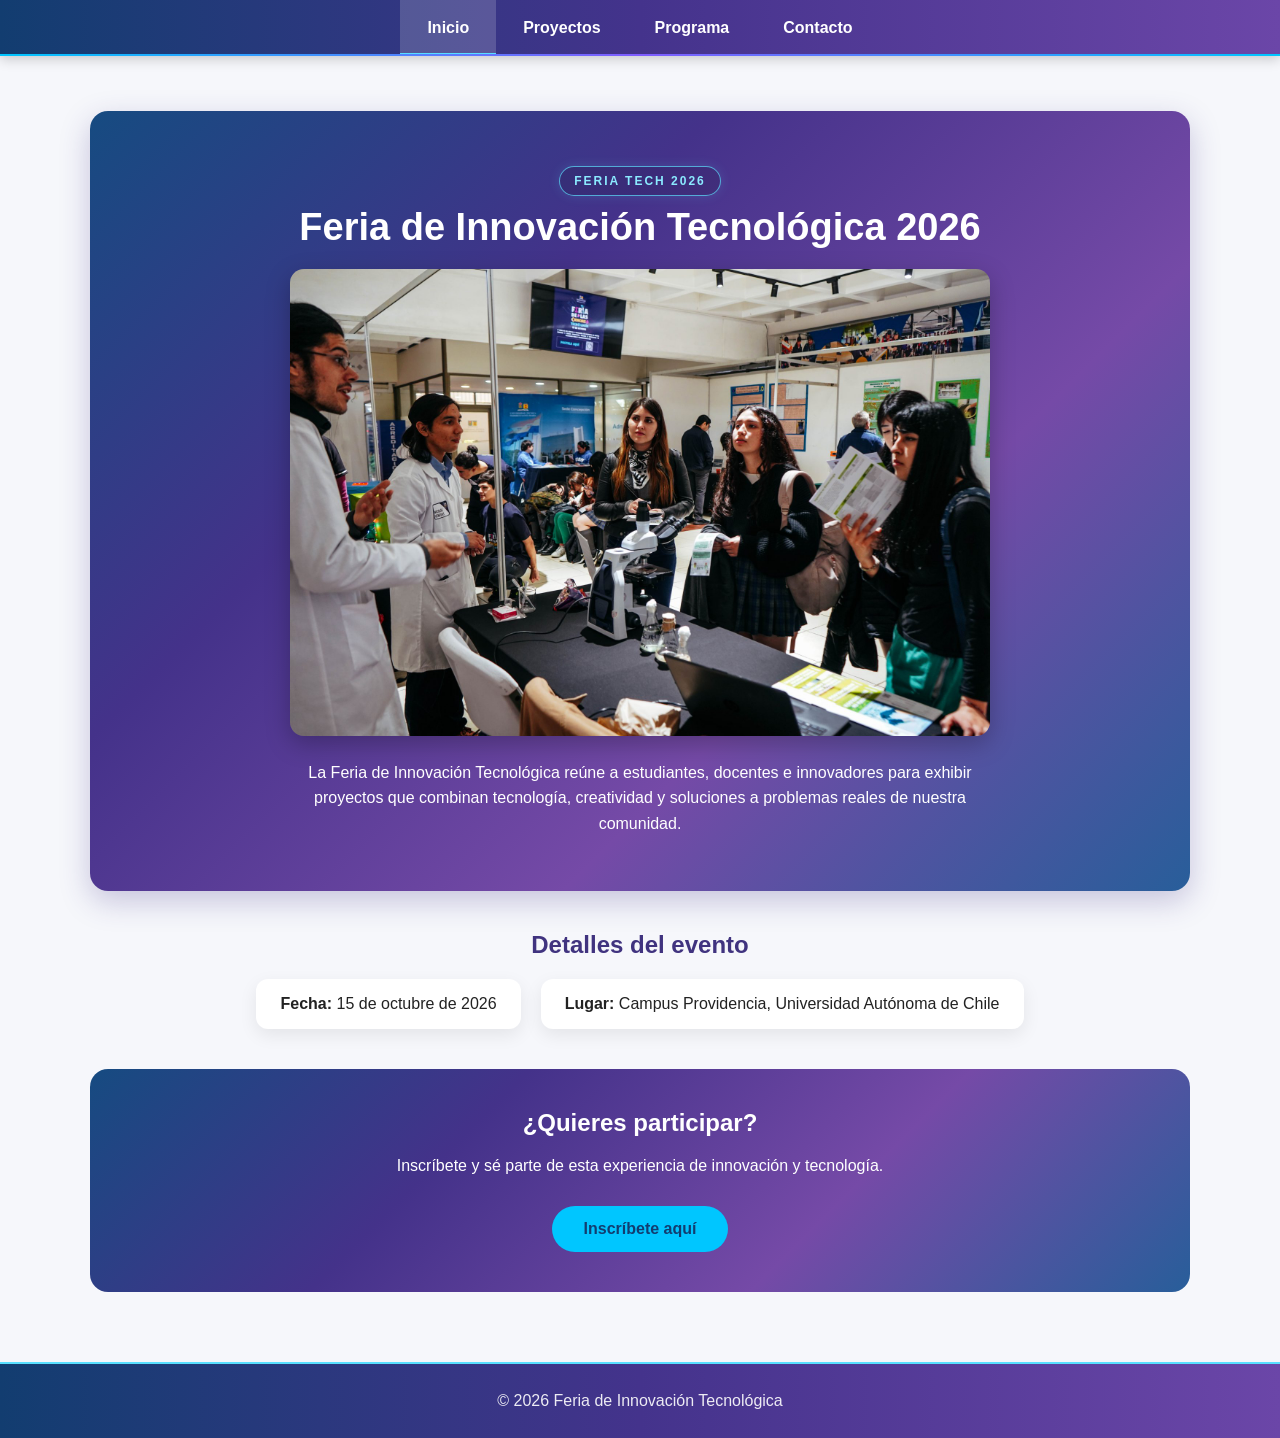
<file: index.html>
<!DOCTYPE html>
<html lang="es">

<head>
  <meta charset="UTF-8">
  <meta name="viewport" content="width=device-width, initial-scale=1.0">

  <title>Feria de Innovación Tecnológica - Inicio</title>

  <link rel="stylesheet" href="css/styles.css">

  <style>

    .pagina-inicio {
      margin: 0;
      font-family: Arial, Helvetica, sans-serif;
      color: #222222;
      background-color: #f6f7fb;
    }

    #hero {
      position: relative;
      overflow: hidden;

      padding: 55px 30px;
      margin: 55px auto 40px;

      max-width: 1100px;

      text-align: center;
      color: white;

      border-radius: 18px;

      background:
        linear-gradient(
          135deg,
          #164b81,
          #44328a,
          #754aa7,
          #285e9a
        );

      box-shadow:
        0 10px 30px rgba(55, 45, 130, 0.25);
    }

    .pagina-inicio .etiqueta-tech {
      display: inline-block;

      margin-bottom: 10px;
      padding: 7px 14px;

      border:
        1px solid rgba(94, 225, 255, 0.7);

      border-radius: 20px;

      color: #8beaff;

      font-size: 12px;
      font-weight: bold;
      letter-spacing: 2px;

      background-color:
        rgba(0, 0, 0, 0.12);

      box-shadow:
        0 0 12px rgba(92, 225, 255, 0.15);
    }

    #hero h1 {
      margin: 0 0 20px;

      font-size: 38px;
    }

    #hero img {
      max-width: 700px;
      width: 100%;

      border-radius: 14px;

      margin-bottom: 20px;

      box-shadow:
        0 8px 24px rgba(0, 0, 0, 0.25);
    }

    #hero .proposito {
      max-width: 700px;

      margin: 0 auto;

      font-size: 16px;
      line-height: 1.6;
    }

    #detalles {
      max-width: 1100px;

      margin: 0 auto 40px;
      padding: 0 20px;
    }

    #detalles h2 {
      color: #40337f;

      text-align: center;

      margin-bottom: 20px;
    }

    #detalles ul {
      list-style: none;

      margin: 0;
      padding: 0;

      display: flex;
      justify-content: center;

      gap: 20px;

      flex-wrap: wrap;
    }

    #detalles li {
      background-color: white;

      padding: 16px 24px;

      border-radius: 12px;

      box-shadow:
        0 6px 18px rgba(0, 0, 0, 0.08);
    }

    #participacion {
      max-width: 1100px;

      margin: 0 auto 55px;

      padding: 40px 20px;

      text-align: center;

      background:
        linear-gradient(
          135deg,
          #164b81,
          #44328a,
          #754aa7,
          #285e9a
        );

      border-radius: 18px;

      color: white;
    }

    #participacion h2 {
      margin-top: 0;
    }

    .btn-cta {
      display: inline-block;

      margin-top: 15px;

      padding: 14px 32px;

      background-color: #00c6ff;

      color: #123d70;

      font-weight: bold;

      text-decoration: none;

      border-radius: 25px;

      transition:
        transform 0.2s,
        box-shadow 0.2s;
    }

    .btn-cta:hover {
      transform:
        translateY(-3px);

      box-shadow:
        0 8px 18px rgba(0, 0, 0, 0.25);
    }

  </style>

</head>

<body class="pagina-inicio">

  <header>

    <nav>

      <ul>

        <li>
          <a href="index.html">Inicio</a>
        </li>

        <li>
          <a href="pagina1.html">Proyectos</a>
        </li>

        <li>
          <a href="pagina2.html">Programa</a>
        </li>

        <li>
          <a href="pagina3.html">Contacto</a>
        </li>

      </ul>

    </nav>

  </header>


  <main>

    <section id="hero">

      <span class="etiqueta-tech">
        FERIA TECH 2026
      </span>

      <h1>
        Feria de Innovación Tecnológica 2026
      </h1>

      <img
        src="img/Feriatecnologica.jpg"
        alt="Estudiantes presentando proyectos tecnológicos en la feria">

      <p class="proposito">

        La Feria de Innovación Tecnológica reúne a estudiantes, docentes e innovadores
        para exhibir proyectos que combinan tecnología, creatividad y soluciones a
        problemas reales de nuestra comunidad.

      </p>

    </section>


    <section id="detalles">

      <h2>
        Detalles del evento
      </h2>

      <ul>

        <li>
          <strong>Fecha:</strong>
          15 de octubre de 2026
        </li>

        <li>
          <strong>Lugar:</strong>
          Campus Providencia, Universidad Autónoma de Chile
        </li>

      </ul>

    </section>


    <section id="participacion">

      <h2>
        ¿Quieres participar?
      </h2>

      <p>
        Inscríbete y sé parte de esta experiencia de innovación y tecnología.
      </p>

      <a
        href="pagina3.html"
        class="btn-cta">
        Inscríbete aquí
      </a>

    </section>

  </main>


  <footer>

    <p>
      &copy; 2026 Feria de Innovación Tecnológica
    </p>

  </footer>

</body>

</html>
</file>
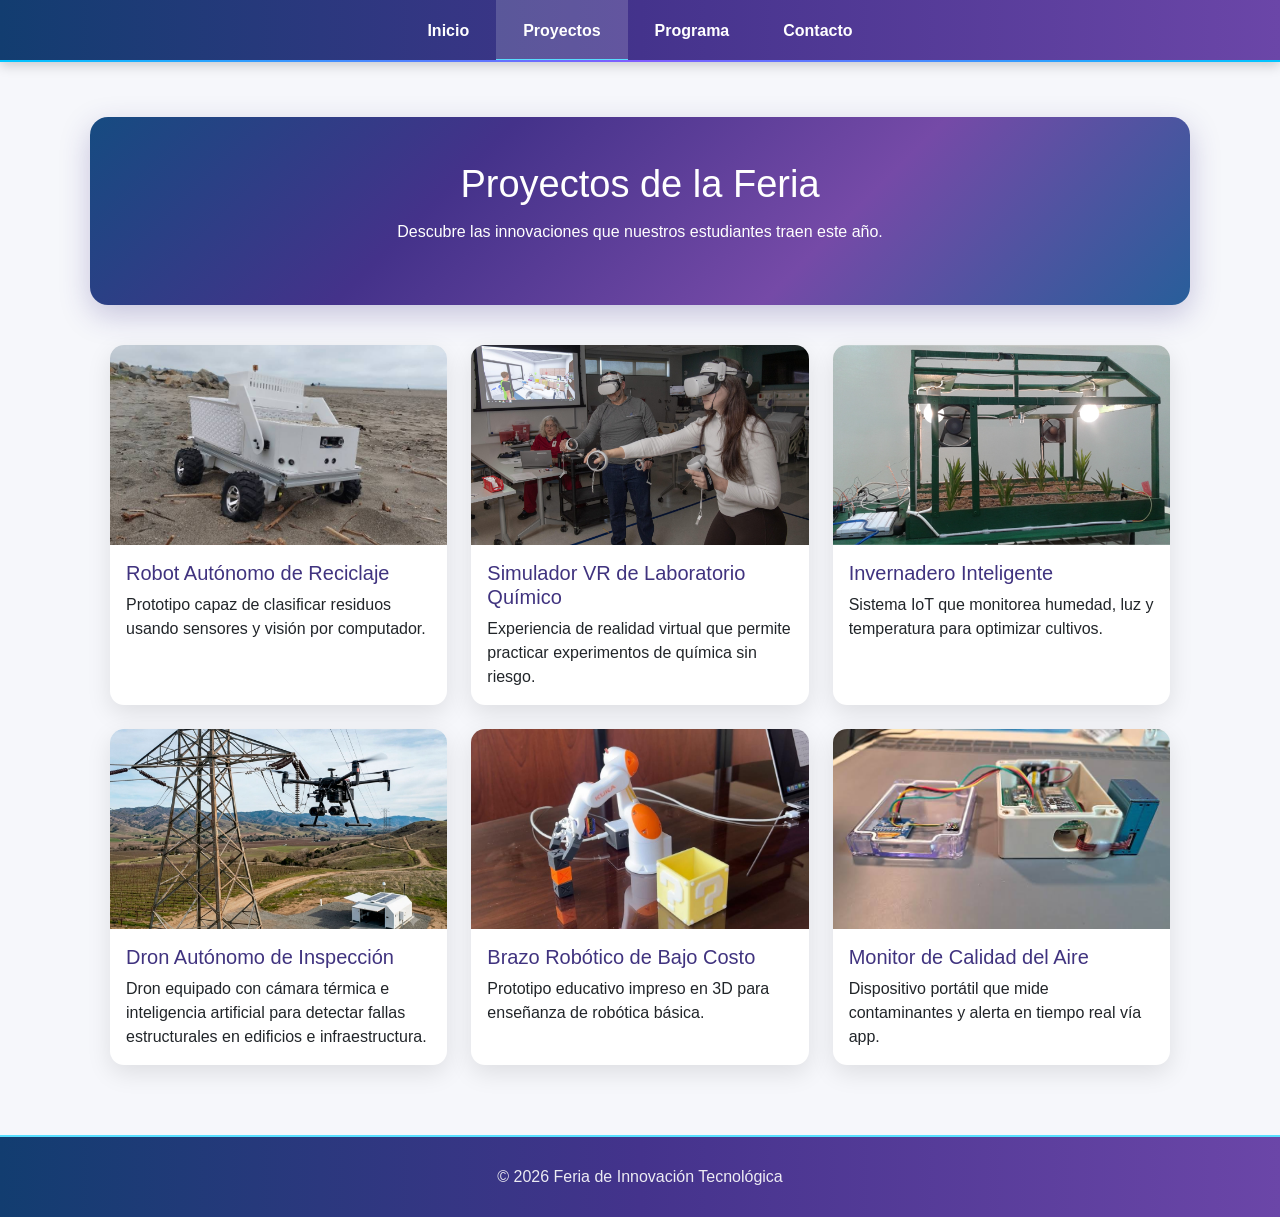
<file: pagina1.html>
<!DOCTYPE html>
<html lang="es">

<head>

  <meta charset="UTF-8">

  <meta
    name="viewport"
    content="width=device-width, initial-scale=1.0">

  <title>
    Feria de Innovación Tecnológica - Proyectos
  </title>

  <link
    rel="stylesheet"
    href="https://cdn.jsdelivr.net/npm/bootstrap@5.3.3/dist/css/bootstrap.min.css">

  <link
    rel="stylesheet"
    href="css/styles.css">


  <style>

    .pagina-proyectos {
      margin: 0;

      font-family:
        Arial,
        Helvetica,
        sans-serif;

      color: #222222;

      background-color: #f6f7fb;
    }

    .encabezado-proyectos {
      position: relative;

      overflow: hidden;

      padding: 45px 30px;

      margin:
        55px
        auto
        40px;

      max-width: 1100px;

      text-align: center;

      color: white;

      border-radius: 18px;

      background:
        linear-gradient(
          135deg,
          #164b81,
          #44328a,
          #754aa7,
          #285e9a
        );

      box-shadow:
        0 10px 30px rgba(55, 45, 130, 0.25);
    }

    .encabezado-proyectos h1 {
      margin:
        0
        0
        12px;

      font-size: 38px;
    }

    .contenedor-proyectos {
      max-width: 1100px;

      margin:
        0
        auto
        55px;

      padding:
        0
        20px;
    }

    .pagina-proyectos .card {
      border: none;

      border-radius: 14px;

      overflow: hidden;

      box-shadow:
        0 8px 24px rgba(0, 0, 0, 0.10);

      transition:
        transform 0.25s,
        box-shadow 0.25s;
    }

    .pagina-proyectos .card:hover {
      transform:
        translateY(-4px);

      box-shadow:
        0 12px 28px rgba(0, 0, 0, 0.15);
    }

    .pagina-proyectos .card img {
      height: 200px;

      object-fit: cover;
    }

    .pagina-proyectos .card-title {
      color: #40337f;
    }

  </style>

</head>


<body class="pagina-proyectos">


  <header>

    <nav>

      <ul>

        <li>
          <a href="index.html">Inicio</a>
        </li>

        <li>
          <a href="pagina1.html">Proyectos</a>
        </li>

        <li>
          <a href="pagina2.html">Programa</a>
        </li>

        <li>
          <a href="pagina3.html">Contacto</a>
        </li>

      </ul>

    </nav>

  </header>


  <section class="encabezado-proyectos">

    <h1>
      Proyectos de la Feria
    </h1>

    <p>
      Descubre las innovaciones que nuestros estudiantes traen este año.
    </p>

  </section>


  <main class="contenedor-proyectos">

    <div class="row g-4">


      <div class="col-md-4">

        <div class="card h-100">

          <img
            src="img/RobotAutónomodeReciclaje.jpg"
            class="card-img-top"
            alt="Robot autónomo de reciclaje">

          <div class="card-body">

            <h5 class="card-title">
              Robot Autónomo de Reciclaje
            </h5>

            <p class="card-text">
              Prototipo capaz de clasificar residuos usando sensores y visión por computador.
            </p>

          </div>

        </div>

      </div>


      <div class="col-md-4">

        <div class="card h-100">

          <img
            src="img/laboratorioVR.jpg"
            class="card-img-top"
            alt="Simulador de laboratorio en realidad virtual">

          <div class="card-body">

            <h5 class="card-title">
              Simulador VR de Laboratorio Químico
            </h5>

            <p class="card-text">
              Experiencia de realidad virtual que permite practicar experimentos de química sin riesgo.
            </p>

          </div>

        </div>

      </div>


      <div class="col-md-4">

        <div class="card h-100">

          <img
            src="img/InvernaderoAutomatizado.png"
            class="card-img-top"
            alt="Invernadero automatizado">

          <div class="card-body">

            <h5 class="card-title">
              Invernadero Inteligente
            </h5>

            <p class="card-text">
              Sistema IoT que monitorea humedad, luz y temperatura para optimizar cultivos.
            </p>

          </div>

        </div>

      </div>


      <div class="col-md-4">

        <div class="card h-100">

          <img
            src="img/DronAutónomodeInspección.jpg"
            class="card-img-top"
            alt="Dron autónomo de inspección">

          <div class="card-body">

            <h5 class="card-title">
              Dron Autónomo de Inspección
            </h5>

            <p class="card-text">
              Dron equipado con cámara térmica e inteligencia artificial para detectar
              fallas estructurales en edificios e infraestructura.
            </p>

          </div>

        </div>

      </div>


      <div class="col-md-4">

        <div class="card h-100">

          <img
            src="img/BrazoRobóticodeBajoCosto.jpg"
            class="card-img-top"
            alt="Brazo robótico de bajo costo">

          <div class="card-body">

            <h5 class="card-title">
              Brazo Robótico de Bajo Costo
            </h5>

            <p class="card-text">
              Prototipo educativo impreso en 3D para enseñanza de robótica básica.
            </p>

          </div>

        </div>

      </div>


      <div class="col-md-4">

        <div class="card h-100">

          <img
            src="img/MonitordeCalidaddelAire.jpg"
            class="card-img-top"
            alt="Monitor de calidad del aire">

          <div class="card-body">

            <h5 class="card-title">
              Monitor de Calidad del Aire
            </h5>

            <p class="card-text">
              Dispositivo portátil que mide contaminantes y alerta en tiempo real vía app.
            </p>

          </div>

        </div>

      </div>


    </div>

  </main>


  <footer>

    <p>
      &copy; 2026 Feria de Innovación Tecnológica
    </p>

  </footer>


</body>

</html>
</file>
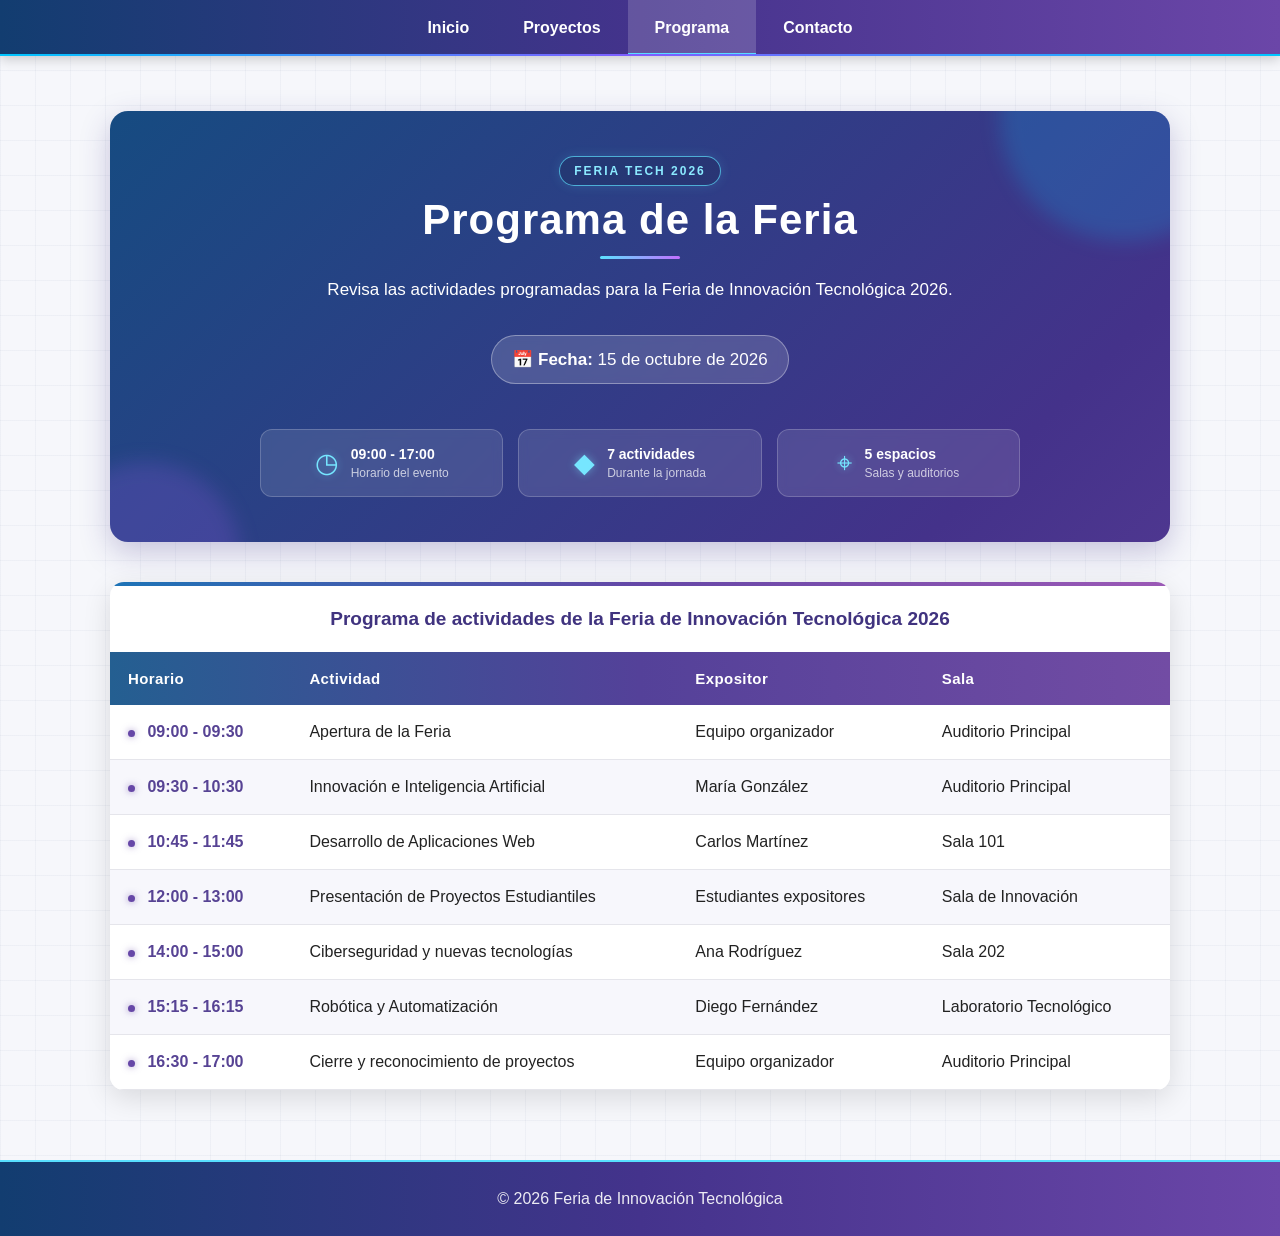
<file: pagina2.html>
<!DOCTYPE html>
<html lang="es">

<head>

  <meta charset="UTF-8">

  <meta
    name="viewport"
    content="width=device-width, initial-scale=1.0">

  <title>
    Feria de Innovación Tecnológica - Programa
  </title>

  <link
    rel="stylesheet"
    href="css/styles.css">

</head>


<body class="pagina-programa">


  <header>

    <nav>

      <ul>

        <li>
          <a href="index.html">Inicio</a>
        </li>

        <li>
          <a href="pagina1.html">Proyectos</a>
        </li>

        <li>
          <a href="pagina2.html">Programa</a>
        </li>

        <li>
          <a href="pagina3.html">Contacto</a>
        </li>

      </ul>

    </nav>

  </header>


  <main>

    <section class="programa">


      <div class="encabezado-programa">

        <span class="etiqueta-tech">
          FERIA TECH 2026
        </span>


        <h1>
          Programa de la Feria
        </h1>


        <p>
          Revisa las actividades programadas para la Feria de Innovación
          Tecnológica 2026.
        </p>


        <p class="fecha-programa">

          📅

          <strong>
            Fecha:
          </strong>

          15 de octubre de 2026

        </p>


        <div class="resumen-programa">


          <div class="dato-programa">

            <span class="dato-icono">
              ◷
            </span>

            <div>

              <strong>
                09:00 - 17:00
              </strong>

              <small>
                Horario del evento
              </small>

            </div>

          </div>


          <div class="dato-programa">

            <span class="dato-icono">
              ◆
            </span>

            <div>

              <strong>
                7 actividades
              </strong>

              <small>
                Durante la jornada
              </small>

            </div>

          </div>


          <div class="dato-programa">

            <span class="dato-icono">
              ⌖
            </span>

            <div>

              <strong>
                5 espacios
              </strong>

              <small>
                Salas y auditorios
              </small>

            </div>

          </div>


        </div>

      </div>


      <div class="tabla-programa">

        <table>


          <caption>
            Programa de actividades de la Feria de Innovación Tecnológica 2026
          </caption>


          <thead>

            <tr>

              <th>
                Horario
              </th>

              <th>
                Actividad
              </th>

              <th>
                Expositor
              </th>

              <th>
                Sala
              </th>

            </tr>

          </thead>


          <tbody>


            <tr>

              <td>
                09:00 - 09:30
              </td>

              <td>
                Apertura de la Feria
              </td>

              <td>
                Equipo organizador
              </td>

              <td>
                Auditorio Principal
              </td>

            </tr>


            <tr>

              <td>
                09:30 - 10:30
              </td>

              <td>
                Innovación e Inteligencia Artificial
              </td>

              <td>
                María González
              </td>

              <td>
                Auditorio Principal
              </td>

            </tr>


            <tr>

              <td>
                10:45 - 11:45
              </td>

              <td>
                Desarrollo de Aplicaciones Web
              </td>

              <td>
                Carlos Martínez
              </td>

              <td>
                Sala 101
              </td>

            </tr>


            <tr>

              <td>
                12:00 - 13:00
              </td>

              <td>
                Presentación de Proyectos Estudiantiles
              </td>

              <td>
                Estudiantes expositores
              </td>

              <td>
                Sala de Innovación
              </td>

            </tr>


            <tr>

              <td>
                14:00 - 15:00
              </td>

              <td>
                Ciberseguridad y nuevas tecnologías
              </td>

              <td>
                Ana Rodríguez
              </td>

              <td>
                Sala 202
              </td>

            </tr>


            <tr>

              <td>
                15:15 - 16:15
              </td>

              <td>
                Robótica y Automatización
              </td>

              <td>
                Diego Fernández
              </td>

              <td>
                Laboratorio Tecnológico
              </td>

            </tr>


            <tr>

              <td>
                16:30 - 17:00
              </td>

              <td>
                Cierre y reconocimiento de proyectos
              </td>

              <td>
                Equipo organizador
              </td>

              <td>
                Auditorio Principal
              </td>

            </tr>


          </tbody>

        </table>

      </div>


    </section>

  </main>


  <footer>

    <p>
      &copy; 2026 Feria de Innovación Tecnológica
    </p>

  </footer>


</body>

</html>
</file>
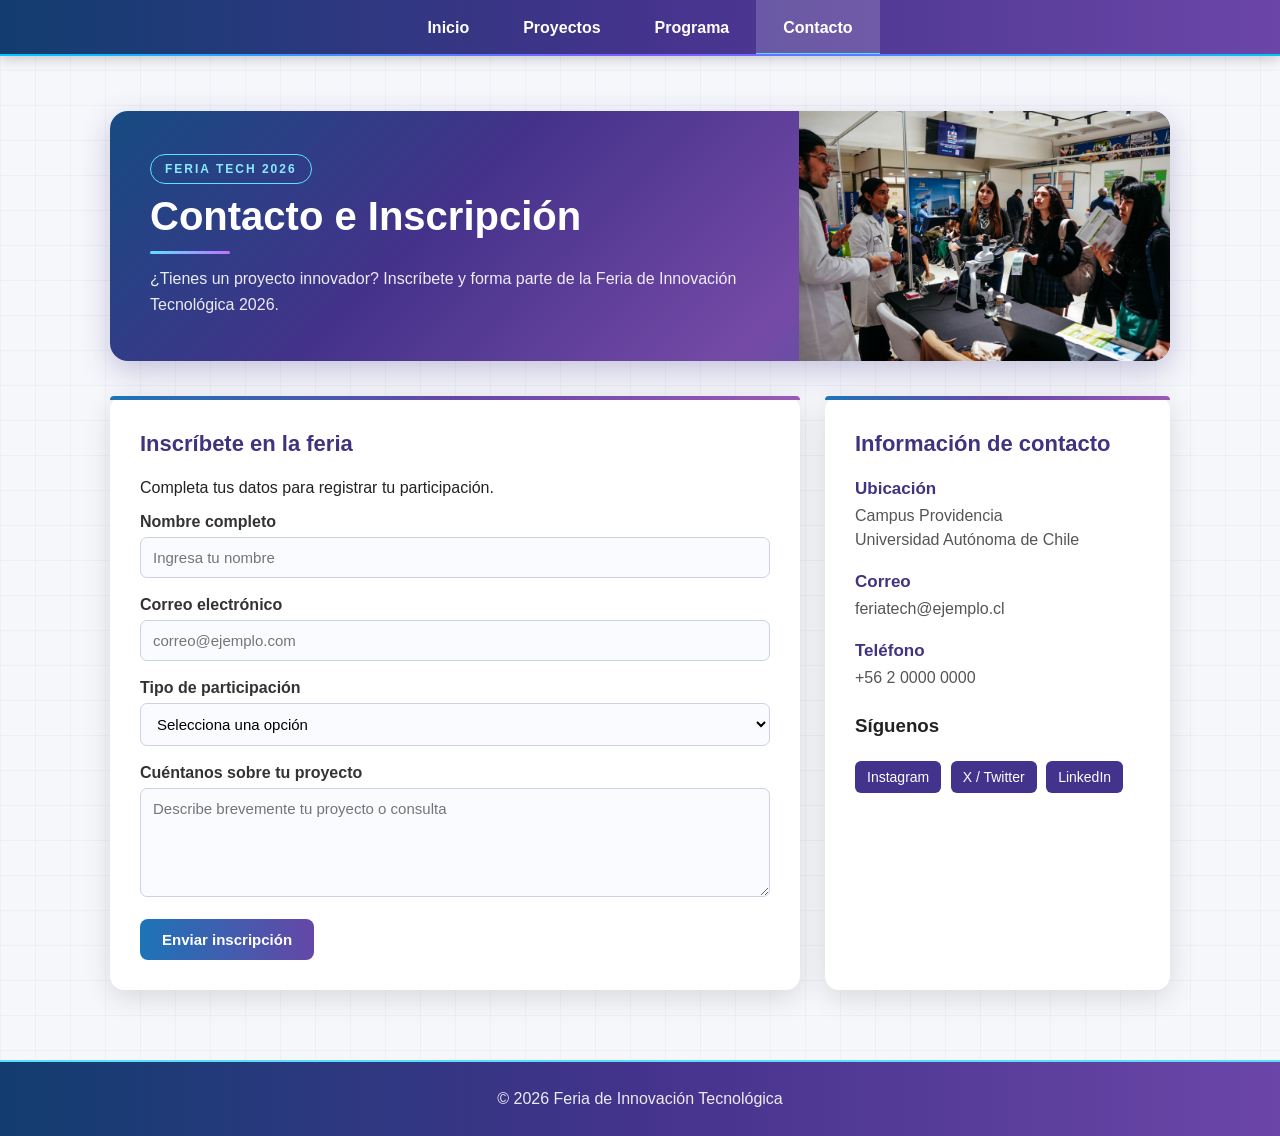
<file: pagina3.html>
<!DOCTYPE html>
<html lang="es">

<head>

  <meta charset="UTF-8">

  <meta
    name="viewport"
    content="width=device-width, initial-scale=1.0">

  <title>
    Feria de Innovación Tecnológica - Contacto
  </title>

  <link
    rel="stylesheet"
    href="css/styles.css">

</head>


<body class="pagina-contacto">


  <header>

    <nav>

      <ul>

        <li>
          <a href="index.html">Inicio</a>
        </li>

        <li>
          <a href="pagina1.html">Proyectos</a>
        </li>

        <li>
          <a href="pagina2.html">Programa</a>
        </li>

        <li>
          <a href="pagina3.html">Contacto</a>
        </li>

      </ul>

    </nav>

  </header>


  <main>


    <section class="hero-contacto">


      <div class="hero-contacto-texto">

        <span class="etiqueta-tech">
          FERIA TECH 2026
        </span>


        <h1>
          Contacto e Inscripción
        </h1>


        <p>

          ¿Tienes un proyecto innovador?

          Inscríbete y forma parte de la Feria de Innovación
          Tecnológica 2026.

        </p>

      </div>


      <div class="hero-contacto-imagen">

        <img
          src="img/Feriatecnologica.jpg"
          alt="Estudiantes participando en la Feria de Innovación Tecnológica">

      </div>


    </section>


    <section class="contenedor-contacto">


      <div class="formulario-contacto">


        <h2>
          Inscríbete en la feria
        </h2>


        <p>
          Completa tus datos para registrar tu participación.
        </p>


        <form>


          <div class="campo-formulario">

            <label for="nombre">
              Nombre completo
            </label>

            <input
              type="text"
              id="nombre"
              name="nombre"
              placeholder="Ingresa tu nombre"
              required>

          </div>


          <div class="campo-formulario">

            <label for="correo">
              Correo electrónico
            </label>

            <input
              type="email"
              id="correo"
              name="correo"
              placeholder="correo@ejemplo.com"
              required>

          </div>


          <div class="campo-formulario">

            <label for="participacion">
              Tipo de participación
            </label>


            <select
              id="participacion"
              name="participacion"
              required>

              <option value="">
                Selecciona una opción
              </option>

              <option value="expositor">
                Expositor/a
              </option>

              <option value="visitante">
                Visitante
              </option>

              <option value="voluntario">
                Voluntario/a
              </option>

            </select>

          </div>


          <div class="campo-formulario">

            <label for="mensaje">
              Cuéntanos sobre tu proyecto
            </label>


            <textarea
              id="mensaje"
              name="mensaje"
              rows="5"
              placeholder="Describe brevemente tu proyecto o consulta"></textarea>

          </div>


          <button
            type="submit"
            class="btn-inscripcion">

            Enviar inscripción

          </button>


        </form>


      </div>


      <aside class="info-contacto">


        <h2>
          Información de contacto
        </h2>


        <div class="dato-contacto">

          <h3>
            Ubicación
          </h3>

          <p>
            Campus Providencia
            <br>
            Universidad Autónoma de Chile
          </p>

        </div>


        <div class="dato-contacto">

          <h3>
            Correo
          </h3>

          <p>
            feriatech@ejemplo.cl
          </p>

        </div>


        <div class="dato-contacto">

          <h3>
            Teléfono
          </h3>

          <p>
            +56 2 0000 0000
          </p>

        </div>


        <div class="redes-sociales">


          <h3>
            Síguenos
          </h3>


          <a href="#">
            Instagram
          </a>

          <a href="#">
            X / Twitter
          </a>

          <a href="#">
            LinkedIn
          </a>


        </div>


      </aside>


    </section>


  </main>


  <footer>

    <p>
      &copy; 2026 Feria de Innovación Tecnológica
    </p>

  </footer>


</body>

</html>
</file>
<file: css/styles.css>
/* Navbar y footer */

* {
  box-sizing: border-box;
}

header {
  position: relative;

  background:
    linear-gradient(
      90deg,
      #123d70,
      #44338c,
      #6b46a8
    );

  box-shadow:
    0 3px 12px rgba(0, 0, 0, 0.20);
}

header::after {
  content: "";

  position: absolute;

  left: 0;
  bottom: 0;

  width: 100%;
  height: 2px;

  background:
    linear-gradient(
      90deg,
      #00c6ff,
      #7f5cff,
      #00c6ff
    );
}

nav {
  max-width: 1100px;

  margin:
    0
    auto;
}

nav ul {
  margin: 0;
  padding: 0;

  list-style: none;

  display: flex;

  justify-content: center;
}

nav li {
  margin: 0;
}

nav a {
  display: block;

  padding:
    19px
    27px;

  color: white;

  text-decoration: none;

  font-weight: bold;

  transition:
    background-color 0.3s,
    transform 0.2s;
}

nav a:hover {
  background-color:
    rgba(255, 255, 255, 0.12);

  transform:
    translateY(-2px);

  color: white;
}


/* Página activa */

.pagina-inicio nav a[href="index.html"],
.pagina-proyectos nav a[href="pagina1.html"],
.pagina-programa nav a[href="pagina2.html"],
.pagina-contacto nav a[href="pagina3.html"] {

  background-color:
    rgba(255, 255, 255, 0.17);

  box-shadow:
    inset 0 -3px 0 #59ddff;
}


/* Footer */

footer {
  margin-top: 70px;

  padding:
    28px
    20px;

  color: white;

  text-align: center;

  background:
    linear-gradient(
      90deg,
      #123d70,
      #44338c,
      #6b46a8
    );

  border-top:
    2px solid #58dfff;
}

footer p {
  margin: 0;

  opacity: 0.9;
}


/* Página Programa */

.pagina-programa {
  margin: 0;

  font-family:
    Arial,
    Helvetica,
    sans-serif;

  color: #222222;

  background-color: #f6f7fb;

  background-image:
    linear-gradient(
      rgba(40, 70, 120, 0.04) 1px,
      transparent 1px
    ),
    linear-gradient(
      90deg,
      rgba(40, 70, 120, 0.04) 1px,
      transparent 1px
    );

  background-size:
    35px
    35px;
}

.pagina-programa main {
  min-height:
    calc(100vh - 160px);
}

.programa {
  max-width: 1100px;

  margin:
    55px
    auto;

  padding:
    0
    20px;
}


/* Encabezado Programa */

.encabezado-programa {
  position: relative;

  overflow: hidden;

  padding:
    45px
    30px;

  margin-bottom: 40px;

  text-align: center;

  color: white;

  border-radius: 18px;

  background:
    linear-gradient(
      135deg,
      #164b81,
      #44328a,
      #754aa7,
      #285e9a
    );

  background-size:
    250%
    250%;

  animation:
    movimientoGradiente
    12s
    ease
    infinite;

  box-shadow:
    0 10px 30px rgba(55, 45, 130, 0.25);
}

.encabezado-programa::before {
  content: "";

  position: absolute;

  width: 250px;
  height: 250px;

  border-radius: 50%;

  background:
    rgba(0, 198, 255, 0.18);

  top: -120px;
  right: -80px;

  filter:
    blur(10px);
}

.encabezado-programa::after {
  content: "";

  position: absolute;

  width: 190px;
  height: 190px;

  border-radius: 50%;

  background:
    rgba(177, 94, 255, 0.18);

  bottom: -110px;
  left: -60px;

  filter:
    blur(10px);
}


/* Etiqueta Programa */

.pagina-programa .etiqueta-tech {
  position: relative;

  z-index: 1;

  display: inline-block;

  margin-bottom: 10px;

  padding:
    7px
    14px;

  border:
    1px solid rgba(94, 225, 255, 0.7);

  border-radius: 20px;

  color: #8beaff;

  font-size: 12px;
  font-weight: bold;

  letter-spacing: 2px;

  background-color:
    rgba(0, 0, 0, 0.12);

  box-shadow:
    0 0 12px rgba(92, 225, 255, 0.15);
}


/* Título Programa */

.encabezado-programa h1 {
  position: relative;

  z-index: 1;

  margin-top: 0;
  margin-bottom: 12px;

  font-size: 42px;

  letter-spacing: 1px;
}

.encabezado-programa h1::after {
  content: "";

  display: block;

  width: 80px;
  height: 3px;

  margin:
    12px
    auto
    0;

  border-radius: 5px;

  background:
    linear-gradient(
      90deg,
      #5ce1ff,
      #c16fff
    );
}

.encabezado-programa p {
  position: relative;

  z-index: 1;

  font-size: 17px;

  line-height: 1.6;
}


/* Fecha */

.fecha-programa {
  display: inline-block;

  margin-top:
    15px !important;

  padding:
    10px
    20px;

  border-radius: 25px;

  background-color:
    rgba(255, 255, 255, 0.15);

  border:
    1px solid rgba(255, 255, 255, 0.35);

  backdrop-filter:
    blur(4px);
}


/* Resumen */

.resumen-programa {
  position: relative;

  z-index: 1;

  display: grid;

  grid-template-columns:
    repeat(3, 1fr);

  gap: 15px;

  max-width: 760px;

  margin:
    28px
    auto
    0;
}

.dato-programa {
  display: flex;

  align-items: center;

  justify-content: center;

  gap: 12px;

  padding: 16px;

  border-radius: 12px;

  background-color:
    rgba(255, 255, 255, 0.11);

  border:
    1px solid rgba(255, 255, 255, 0.20);

  backdrop-filter:
    blur(5px);

  transition:
    transform 0.25s,
    background-color 0.25s,
    box-shadow 0.25s;
}

.dato-programa:hover {
  transform:
    translateY(-4px);

  background-color:
    rgba(255, 255, 255, 0.17);

  box-shadow:
    0 6px 18px rgba(0, 0, 0, 0.15);
}

.dato-icono {
  font-size: 27px;

  color: #76e6ff;

  text-shadow:
    0 0 8px rgba(118, 230, 255, 0.45);
}

.dato-programa div {
  display: flex;

  flex-direction: column;

  text-align: left;
}

.dato-programa strong {
  font-size: 14px;

  color: white;
}

.dato-programa small {
  margin-top: 4px;

  color:
    rgba(255, 255, 255, 0.72);

  font-size: 12px;
}


/* Tabla */

.tabla-programa {
  position: relative;

  overflow-x: auto;

  background-color: white;

  border-radius: 14px;

  box-shadow:
    0 8px 28px rgba(0, 0, 0, 0.12);
}

.tabla-programa::before {
  content: "";

  display: block;

  width: 100%;
  height: 4px;

  background:
    linear-gradient(
      90deg,
      #1d74b7,
      #6547a7,
      #9b59b6
    );
}

.programa table {
  width: 100%;

  border-collapse: collapse;

  background-color: white;
}

.programa caption {
  padding: 22px;

  font-size: 19px;

  font-weight: bold;

  color: #40337f;
}

.programa thead {
  background:
    linear-gradient(
      90deg,
      #245f91,
      #544199,
      #724ca4
    );

  color: white;
}

.programa th {
  padding: 18px;

  text-align: left;

  font-size: 15px;

  letter-spacing: 0.4px;
}

.programa td {
  padding: 18px;

  border-bottom:
    1px solid #e5e5eb;
}

.programa tbody tr:nth-child(even) {
  background-color:
    #f7f7fc;
}

.programa tbody tr {
  transition:
    background-color 0.25s,
    box-shadow 0.25s;
}

.programa tbody tr:hover {
  background-color:
    #eeebf8;

  box-shadow:
    inset 4px 0 0 #6547a7;
}


/* Horarios */

.programa td:first-child {
  font-weight: bold;

  color: #574394;

  white-space: nowrap;
}

.programa td:first-child::before {
  content: "";

  display: inline-block;

  width: 7px;
  height: 7px;

  margin-right: 8px;

  border-radius: 50%;

  background-color:
    #6647a7;

  box-shadow:
    0 0 7px rgba(102, 71, 167, 0.6);
}


/* Animación */

@keyframes movimientoGradiente {

  0% {
    background-position:
      0% 50%;
  }

  50% {
    background-position:
      100% 50%;
  }

  100% {
    background-position:
      0% 50%;
  }

}


/* Página Contacto */

.pagina-contacto {
  margin: 0;

  font-family:
    Arial,
    Helvetica,
    sans-serif;

  color: #222;

  background-color: #f6f7fb;

  background-image:
    linear-gradient(
      rgba(40, 70, 120, 0.04) 1px,
      transparent 1px
    ),
    linear-gradient(
      90deg,
      rgba(40, 70, 120, 0.04) 1px,
      transparent 1px
    );

  background-size:
    35px
    35px;
}

.pagina-contacto main {
  max-width: 1100px;

  margin:
    55px
    auto;

  padding:
    0
    20px;
}


/* Hero Contacto */

.hero-contacto {
  display: grid;

  grid-template-columns:
    1.3fr
    0.7fr;

  min-height: 250px;

  overflow: hidden;

  color: white;

  border-radius: 18px;

  background:
    linear-gradient(
      135deg,
      #164b81,
      #44328a,
      #754aa7,
      #285e9a
    );

  box-shadow:
    0 10px 30px rgba(55, 45, 130, 0.25);

  margin-bottom: 35px;
}

.hero-contacto-texto {
  padding: 40px;

  display: flex;

  flex-direction: column;

  justify-content: center;
}

.pagina-contacto .etiqueta-tech {
  width: fit-content;

  padding:
    7px
    14px;

  margin-bottom: 10px;

  border:
    1px solid #5ce1ff;

  border-radius: 20px;

  color: #8beaff;

  font-size: 12px;

  font-weight: bold;

  letter-spacing: 2px;
}

.hero-contacto h1 {
  margin:
    0
    0
    12px;

  font-size: 40px;
}

.hero-contacto h1::after {
  content: "";

  display: block;

  width: 80px;
  height: 3px;

  margin-top: 12px;

  border-radius: 5px;

  background:
    linear-gradient(
      90deg,
      #5ce1ff,
      #c16fff
    );
}

.hero-contacto p {
  margin: 0;

  font-size: 16px;

  line-height: 1.6;

  color:
    rgba(255, 255, 255, 0.9);
}

.hero-contacto-imagen {
  height: 250px;

  overflow: hidden;
}

.hero-contacto-imagen img {
  display: block;

  width: 100%;
  height: 100%;

  object-fit: cover;

  object-position: center;
}


/* Contacto */

.contenedor-contacto {
  display: grid;

  grid-template-columns:
    2fr
    1fr;

  gap: 25px;
}

.formulario-contacto,
.info-contacto {
  position: relative;

  padding: 30px;

  background-color: white;

  border-radius: 14px;

  box-shadow:
    0 8px 28px rgba(0, 0, 0, 0.12);
}

.formulario-contacto::before,
.info-contacto::before {
  content: "";

  position: absolute;

  top: 0;
  left: 0;

  width: 100%;
  height: 4px;

  border-radius:
    14px
    14px
    0
    0;

  background:
    linear-gradient(
      90deg,
      #1d74b7,
      #6547a7,
      #9b59b6
    );
}

.formulario-contacto h2,
.info-contacto h2 {
  margin-top: 5px;

  margin-bottom: 22px;

  color: #40337f;

  font-size: 22px;
}


/* Formulario */

.campo-formulario {
  margin-bottom: 18px;
}

.campo-formulario label {
  display: block;

  margin-bottom: 6px;

  font-weight: bold;

  color: #333;
}

.campo-formulario input,
.campo-formulario select,
.campo-formulario textarea {
  width: 100%;

  padding:
    11px
    12px;

  font-family:
    Arial,
    Helvetica,
    sans-serif;

  font-size: 15px;

  border:
    1px solid #ccd2df;

  border-radius: 7px;

  background-color: #fafbfe;
}

.campo-formulario input:focus,
.campo-formulario select:focus,
.campo-formulario textarea:focus {
  outline: none;

  border-color:
    #6547a7;

  box-shadow:
    0 0 0 2px rgba(101, 71, 167, 0.12);
}

.campo-formulario textarea {
  min-height: 100px;

  resize: vertical;
}


/* Botón */

.btn-inscripcion {
  padding:
    12px
    22px;

  border: none;

  border-radius: 8px;

  color: white;

  font-size: 15px;

  font-weight: bold;

  cursor: pointer;

  background:
    linear-gradient(
      90deg,
      #1d74b7,
      #6547a7
    );
}

.btn-inscripcion:hover {
  opacity: 0.9;
}


/* Datos de contacto */

.dato-contacto {
  margin-bottom: 20px;
}

.dato-contacto h3 {
  margin-bottom: 5px;

  color: #40337f;

  font-size: 17px;
}

.dato-contacto p {
  margin: 0;

  line-height: 1.5;

  color: #555;
}


/* Redes */

.redes-sociales {
  margin-top: 25px;
}

.redes-sociales a {
  display: inline-block;

  margin:
    5px
    5px
    5px
    0;

  padding:
    8px
    12px;

  border-radius: 6px;

  color: white;

  text-decoration: none;

  font-size: 14px;

  background-color: #44338c;
}

.redes-sociales a:hover {
  background-color: #6547a7;

  color: white;
}


/* Responsive */

@media (max-width: 768px) {

  nav ul {
    flex-direction: column;

    text-align: center;
  }

  nav a {
    padding: 13px;
  }

  .programa {
    margin:
      30px
      auto;

    padding:
      0
      12px;
  }

  .encabezado-programa {
    padding:
      35px
      20px;
  }

  .encabezado-programa h1 {
    font-size: 30px;
  }

  .encabezado-programa p {
    font-size: 15px;
  }

  .resumen-programa {
    grid-template-columns: 1fr;

    max-width: 320px;
  }

  .dato-programa {
    justify-content: flex-start;
  }

  .programa th,
  .programa td {
    padding: 12px;

    font-size: 14px;
  }

  .hero-contacto {
    grid-template-columns: 1fr;
  }

  .hero-contacto-texto {
    padding:
      30px
      25px;
  }

  .hero-contacto h1 {
    font-size: 32px;
  }

  .hero-contacto-imagen {
    height: 190px;
  }

  .contenedor-contacto {
    grid-template-columns: 1fr;
  }

}


/* Accesibilidad */

@media (prefers-reduced-motion: reduce) {

  .encabezado-programa {
    animation: none;
  }

  nav a,
  .dato-programa,
  .programa tbody tr {
    transition: none;
  }

}
</file>
